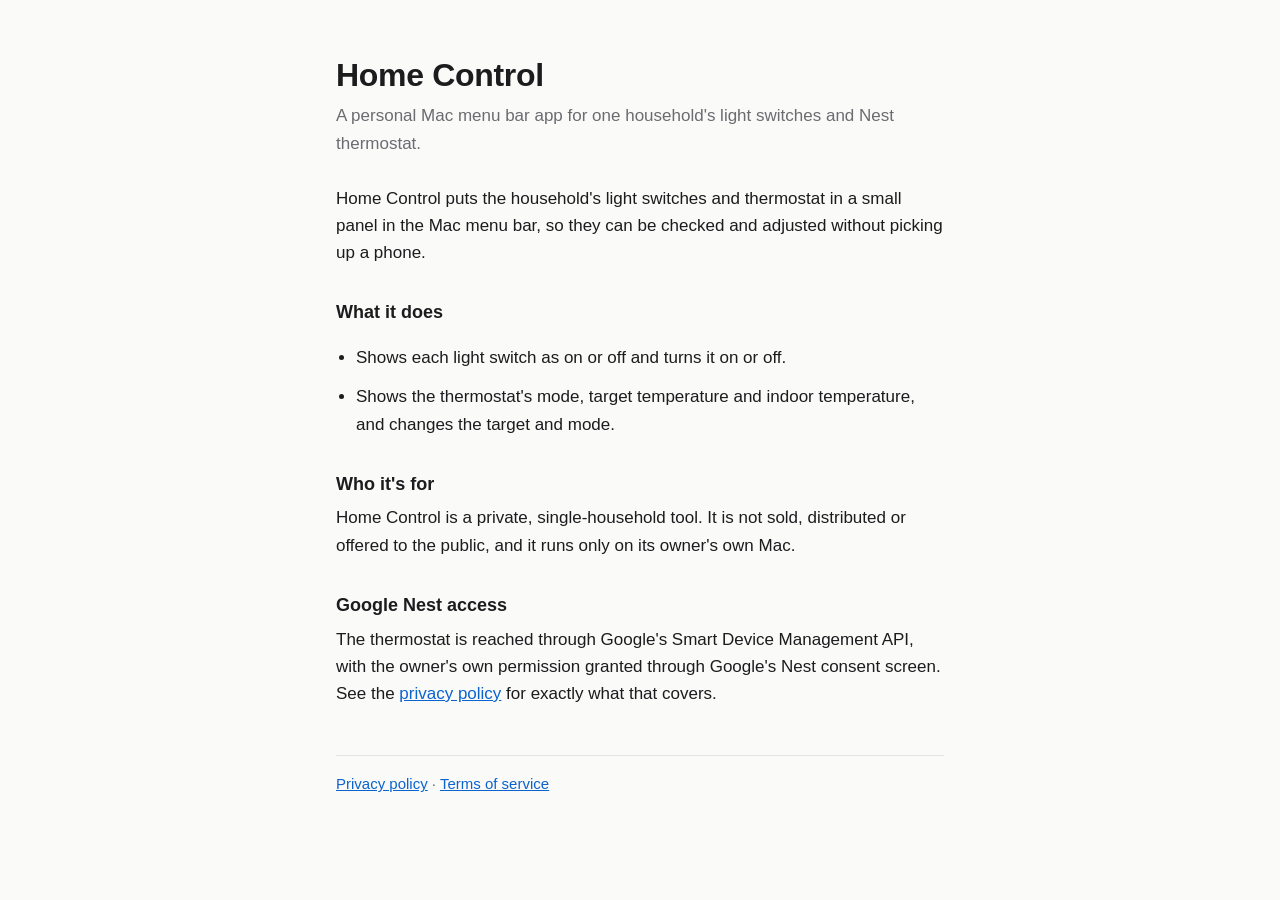
<file: index.html>
<!doctype html>
<html lang="en">
<head>
<meta charset="utf-8">
<meta name="viewport" content="width=device-width, initial-scale=1">
<title>Home Control</title>
<link rel="stylesheet" href="style.css">
</head>
<body>
<main>
  <h1>Home Control</h1>
  <p class="lede">A personal Mac menu bar app for one household's light switches and Nest thermostat.</p>

  <p>Home Control puts the household's light switches and thermostat in a small panel in the Mac menu bar, so
  they can be checked and adjusted without picking up a phone.</p>

  <h2>What it does</h2>
  <ul>
    <li>Shows each light switch as on or off and turns it on or off.</li>
    <li>Shows the thermostat's mode, target temperature and indoor temperature, and changes the target and mode.</li>
  </ul>

  <h2>Who it's for</h2>
  <p>Home Control is a private, single-household tool. It is not sold, distributed or offered to the public,
  and it runs only on its owner's own Mac.</p>

  <h2>Google Nest access</h2>
  <p>The thermostat is reached through Google's Smart Device Management API, with the owner's own
  permission granted through Google's Nest consent screen. See the <a href="privacy.html">privacy policy</a>
  for exactly what that covers.</p>

  <footer>
    <a href="privacy.html">Privacy policy</a> · <a href="terms.html">Terms of service</a>
  </footer>
</main>
</body>
</html>
</file>
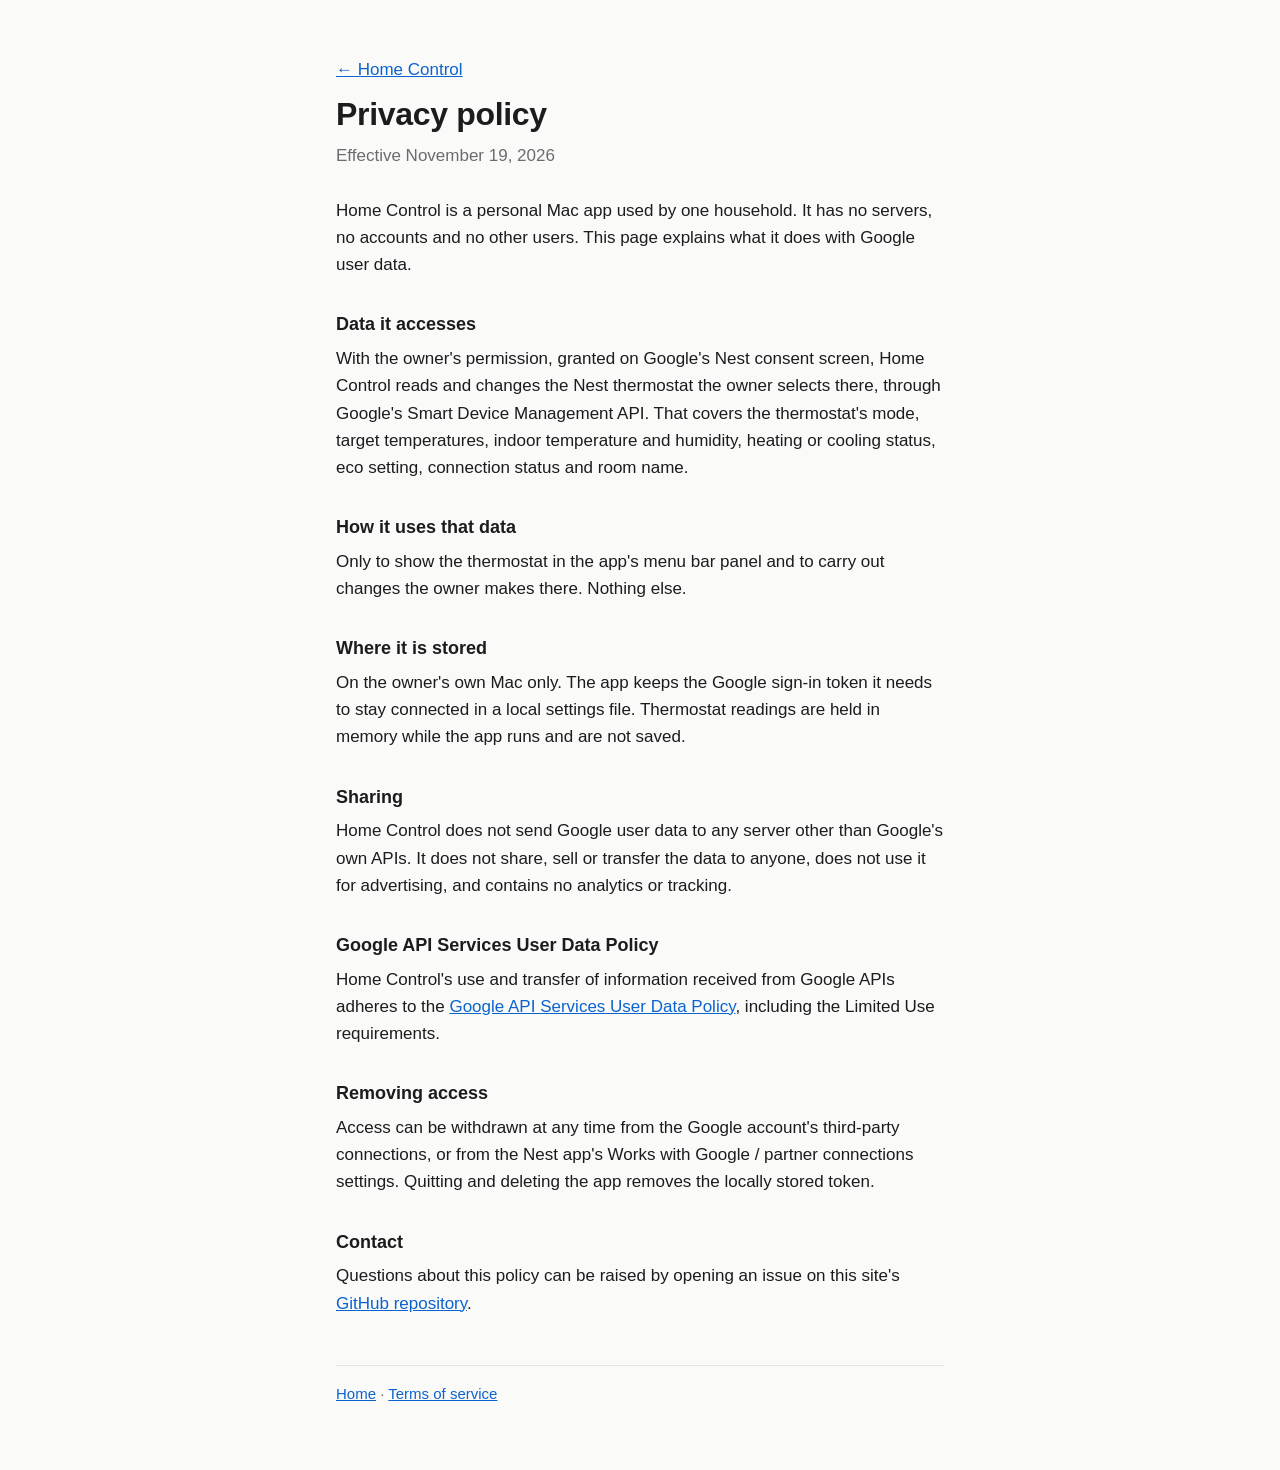
<file: privacy.html>
<!doctype html>
<html lang="en">
<head>
<meta charset="utf-8">
<meta name="viewport" content="width=device-width, initial-scale=1">
<title>Home Control · Privacy policy</title>
<link rel="stylesheet" href="style.css">
</head>
<body>
<main>
  <p><a href="index.html">← Home Control</a></p>
  <h1>Privacy policy</h1>
  <p class="lede">Effective November 19, 2026</p>

  <p>Home Control is a personal Mac app used by one household. It has no servers, no accounts and no other
  users. This page explains what it does with Google user data.</p>

  <h2>Data it accesses</h2>
  <p>With the owner's permission, granted on Google's Nest consent screen, Home Control reads and changes the
  Nest thermostat the owner selects there, through Google's Smart Device Management API. That covers the
  thermostat's mode, target temperatures, indoor temperature and humidity, heating or cooling status, eco
  setting, connection status and room name.</p>

  <h2>How it uses that data</h2>
  <p>Only to show the thermostat in the app's menu bar panel and to carry out changes the owner makes there.
  Nothing else.</p>

  <h2>Where it is stored</h2>
  <p>On the owner's own Mac only. The app keeps the Google sign-in token it needs to stay connected in a local
  settings file. Thermostat readings are held in memory while the app runs and are not saved.</p>

  <h2>Sharing</h2>
  <p>Home Control does not send Google user data to any server other than Google's own APIs. It does not
  share, sell or transfer the data to anyone, does not use it for advertising, and contains no analytics or
  tracking.</p>

  <h2>Google API Services User Data Policy</h2>
  <p>Home Control's use and transfer of information received from Google APIs adheres to the
  <a href="https://developers.google.com/terms/api-services-user-data-policy">Google API Services User Data
  Policy</a>, including the Limited Use requirements.</p>

  <h2>Removing access</h2>
  <p>Access can be withdrawn at any time from the Google account's third-party connections, or from the Nest
  app's Works with Google / partner connections settings. Quitting and deleting the app removes the locally
  stored token.</p>

  <h2>Contact</h2>
  <p>Questions about this policy can be raised by opening an issue on this site's
  <a href="https://github.com/calizephyr00/calizephyr00.github.io/issues">GitHub repository</a>.</p>

  <footer>
    <a href="index.html">Home</a> · <a href="terms.html">Terms of service</a>
  </footer>
</main>
</body>
</html>
</file>
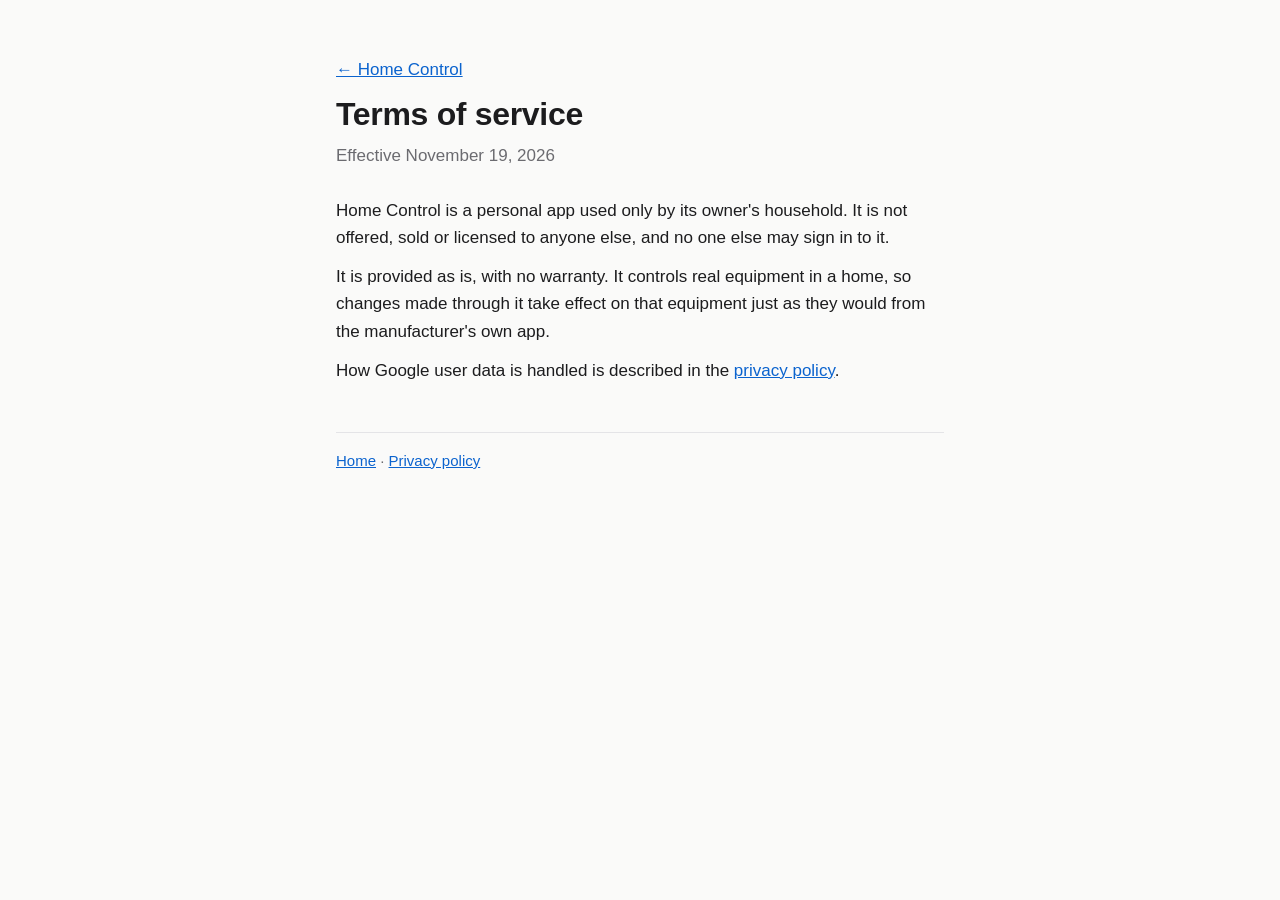
<file: terms.html>
<!doctype html>
<html lang="en">
<head>
<meta charset="utf-8">
<meta name="viewport" content="width=device-width, initial-scale=1">
<title>Home Control · Terms of service</title>
<link rel="stylesheet" href="style.css">
</head>
<body>
<main>
  <p><a href="index.html">← Home Control</a></p>
  <h1>Terms of service</h1>
  <p class="lede">Effective November 19, 2026</p>

  <p>Home Control is a personal app used only by its owner's household. It is not offered, sold or licensed
  to anyone else, and no one else may sign in to it.</p>

  <p>It is provided as is, with no warranty. It controls real equipment in a home, so changes made through it
  take effect on that equipment just as they would from the manufacturer's own app.</p>

  <p>How Google user data is handled is described in the <a href="privacy.html">privacy policy</a>.</p>

  <footer>
    <a href="index.html">Home</a> · <a href="privacy.html">Privacy policy</a>
  </footer>
</main>
</body>
</html>
</file>
<file: style.css>
:root {
  --bg: #fafaf9; --fg: #1c1c1e; --muted: #6b6b70; --rule: #e4e4e7; --link: #0b63ce;
  color-scheme: light dark;
}
@media (prefers-color-scheme: dark) {
  :root { --bg: #161618; --fg: #ececee; --muted: #9a9aa2; --rule: #2c2c30; --link: #6aa8ff; }
}
* { box-sizing: border-box; }
body {
  margin: 0; background: var(--bg); color: var(--fg);
  font: 17px/1.6 -apple-system, BlinkMacSystemFont, "Segoe UI", Roboto, sans-serif;
}
main { max-width: 640px; margin: 0 auto; padding: 56px 16px 64px; }
h1 { font-size: 32px; line-height: 1.2; margin: 0 0 8px; letter-spacing: -0.01em; }
h2 { font-size: 18px; margin: 32px 0 6px; }
p, li { margin: 0 0 12px; }
ul { padding-left: 20px; }
.lede { color: var(--muted); margin-bottom: 28px; }
a { color: var(--link); }
footer { margin-top: 48px; padding-top: 16px; border-top: 1px solid var(--rule); color: var(--muted); font-size: 15px; }
</file>
